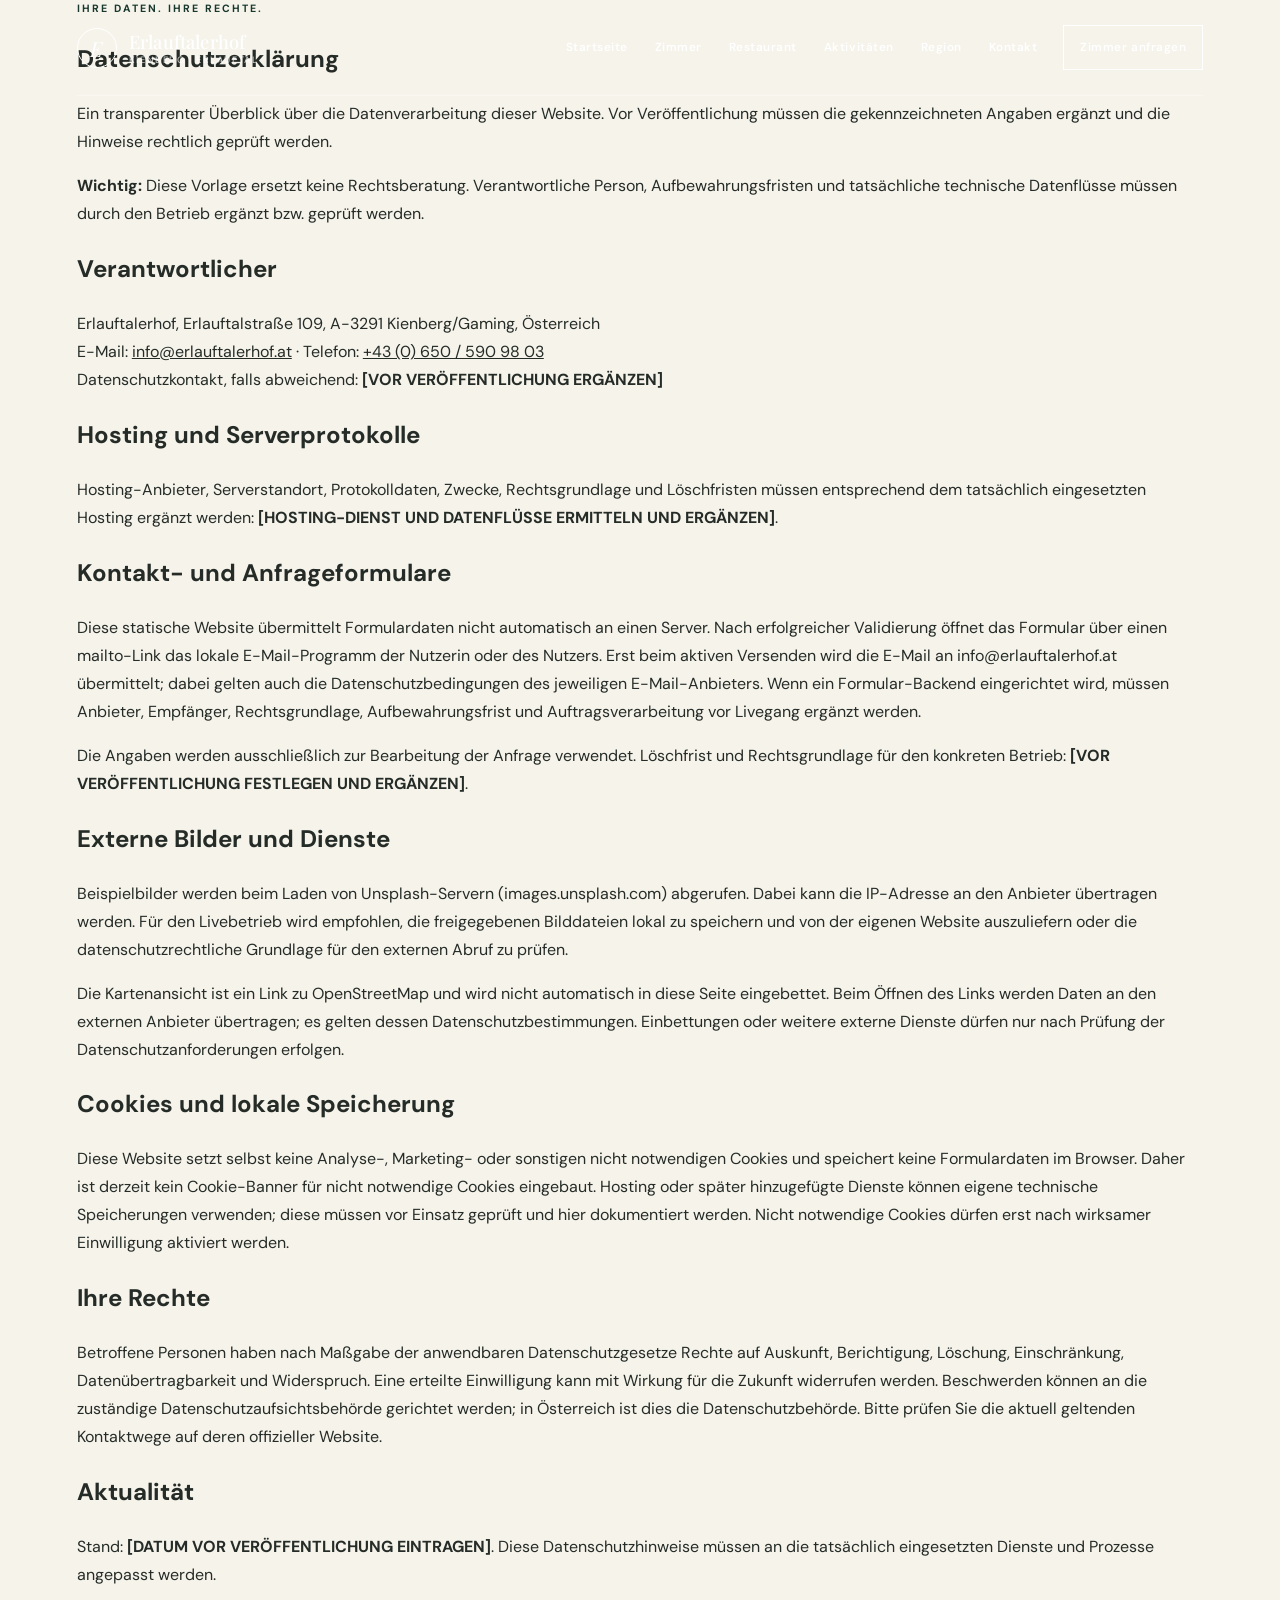
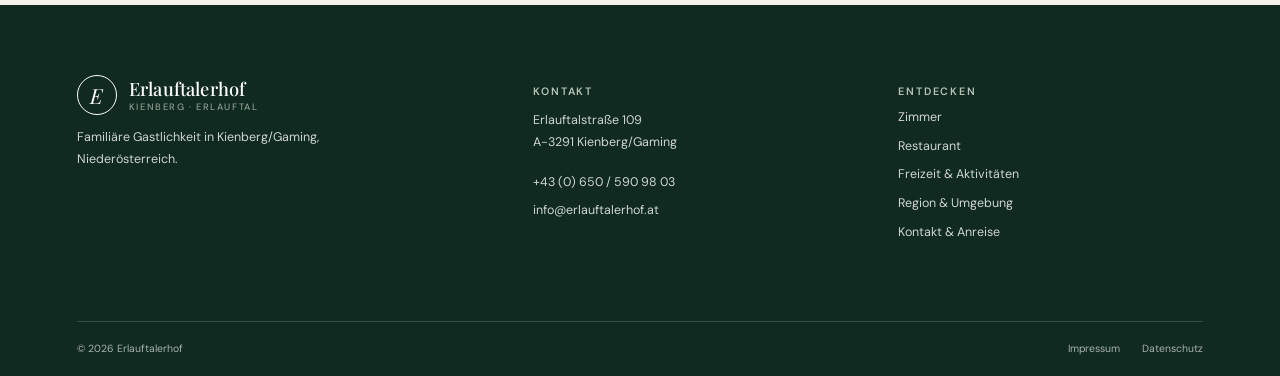
<file: datenschutz.html>
<!doctype html>
<html lang="de-AT"><head><meta charset="utf-8"><meta name="viewport" content="width=device-width, initial-scale=1"><meta name="theme-color" content="#213b31"><meta name="description" content="Datenschutzhinweise des Erlauftalerhofs: Informationen zu Kontaktanfragen, externen Bildern, Kartenlinks und Ihren Rechten."><title>Datenschutzerklärung | Erlauftalerhof</title><link rel="stylesheet" href="styles.css"><script src="site.js" defer></script></head><body><a class="skip-link" href="#inhalt">Zum Inhalt springen</a><header id="site-header"></header><main id="inhalt"><section class="legal-hero"><div class="wrap"><p class="eyebrow">Ihre Daten. Ihre Rechte.</p><h1>Datenschutzerklärung</h1><p>Ein transparenter Überblick über die Datenverarbeitung dieser Website. Vor Veröffentlichung müssen die gekennzeichneten Angaben ergänzt und die Hinweise rechtlich geprüft werden.</p></div></section><section class="wrap legal-content"><div class="notice"><strong>Wichtig:</strong> Diese Vorlage ersetzt keine Rechtsberatung. Verantwortliche Person, Aufbewahrungsfristen und tatsächliche technische Datenflüsse müssen durch den Betrieb ergänzt bzw. geprüft werden.</div><h2>Verantwortlicher</h2><p>Erlauftalerhof, Erlauftalstraße 109, A-3291 Kienberg/Gaming, Österreich<br>E-Mail: <a href="mailto:info@erlauftalerhof.at">info@erlauftalerhof.at</a> · Telefon: <a href="tel:+436505909803">+43 (0) 650 / 590 98 03</a><br>Datenschutzkontakt, falls abweichend: <strong>[VOR VERÖFFENTLICHUNG ERGÄNZEN]</strong></p><h2>Hosting und Serverprotokolle</h2><p>Hosting-Anbieter, Serverstandort, Protokolldaten, Zwecke, Rechtsgrundlage und Löschfristen müssen entsprechend dem tatsächlich eingesetzten Hosting ergänzt werden: <strong>[HOSTING-DIENST UND DATENFLÜSSE ERMITTELN UND ERGÄNZEN]</strong>.</p><h2>Kontakt- und Anfrageformulare</h2><p>Diese statische Website übermittelt Formulardaten nicht automatisch an einen Server. Nach erfolgreicher Validierung öffnet das Formular über einen mailto-Link das lokale E-Mail-Programm der Nutzerin oder des Nutzers. Erst beim aktiven Versenden wird die E-Mail an info@erlauftalerhof.at übermittelt; dabei gelten auch die Datenschutzbedingungen des jeweiligen E-Mail-Anbieters. Wenn ein Formular-Backend eingerichtet wird, müssen Anbieter, Empfänger, Rechtsgrundlage, Aufbewahrungsfrist und Auftragsverarbeitung vor Livegang ergänzt werden.</p><p>Die Angaben werden ausschließlich zur Bearbeitung der Anfrage verwendet. Löschfrist und Rechtsgrundlage für den konkreten Betrieb: <strong>[VOR VERÖFFENTLICHUNG FESTLEGEN UND ERGÄNZEN]</strong>.</p><h2>Externe Bilder und Dienste</h2><p>Beispielbilder werden beim Laden von Unsplash-Servern (images.unsplash.com) abgerufen. Dabei kann die IP-Adresse an den Anbieter übertragen werden. Für den Livebetrieb wird empfohlen, die freigegebenen Bilddateien lokal zu speichern und von der eigenen Website auszuliefern oder die datenschutzrechtliche Grundlage für den externen Abruf zu prüfen.</p><p>Die Kartenansicht ist ein Link zu OpenStreetMap und wird nicht automatisch in diese Seite eingebettet. Beim Öffnen des Links werden Daten an den externen Anbieter übertragen; es gelten dessen Datenschutzbestimmungen. Einbettungen oder weitere externe Dienste dürfen nur nach Prüfung der Datenschutzanforderungen erfolgen.</p><h2>Cookies und lokale Speicherung</h2><p>Diese Website setzt selbst keine Analyse-, Marketing- oder sonstigen nicht notwendigen Cookies und speichert keine Formulardaten im Browser. Daher ist derzeit kein Cookie-Banner für nicht notwendige Cookies eingebaut. Hosting oder später hinzugefügte Dienste können eigene technische Speicherungen verwenden; diese müssen vor Einsatz geprüft und hier dokumentiert werden. Nicht notwendige Cookies dürfen erst nach wirksamer Einwilligung aktiviert werden.</p><h2>Ihre Rechte</h2><p>Betroffene Personen haben nach Maßgabe der anwendbaren Datenschutzgesetze Rechte auf Auskunft, Berichtigung, Löschung, Einschränkung, Datenübertragbarkeit und Widerspruch. Eine erteilte Einwilligung kann mit Wirkung für die Zukunft widerrufen werden. Beschwerden können an die zuständige Datenschutzaufsichtsbehörde gerichtet werden; in Österreich ist dies die Datenschutzbehörde. Bitte prüfen Sie die aktuell geltenden Kontaktwege auf deren offizieller Website.</p><h2>Aktualität</h2><p>Stand: <strong>[DATUM VOR VERÖFFENTLICHUNG EINTRAGEN]</strong>. Diese Datenschutzhinweise müssen an die tatsächlich eingesetzten Dienste und Prozesse angepasst werden.</p></section></main><footer id="site-footer"></footer></body></html>
</file>
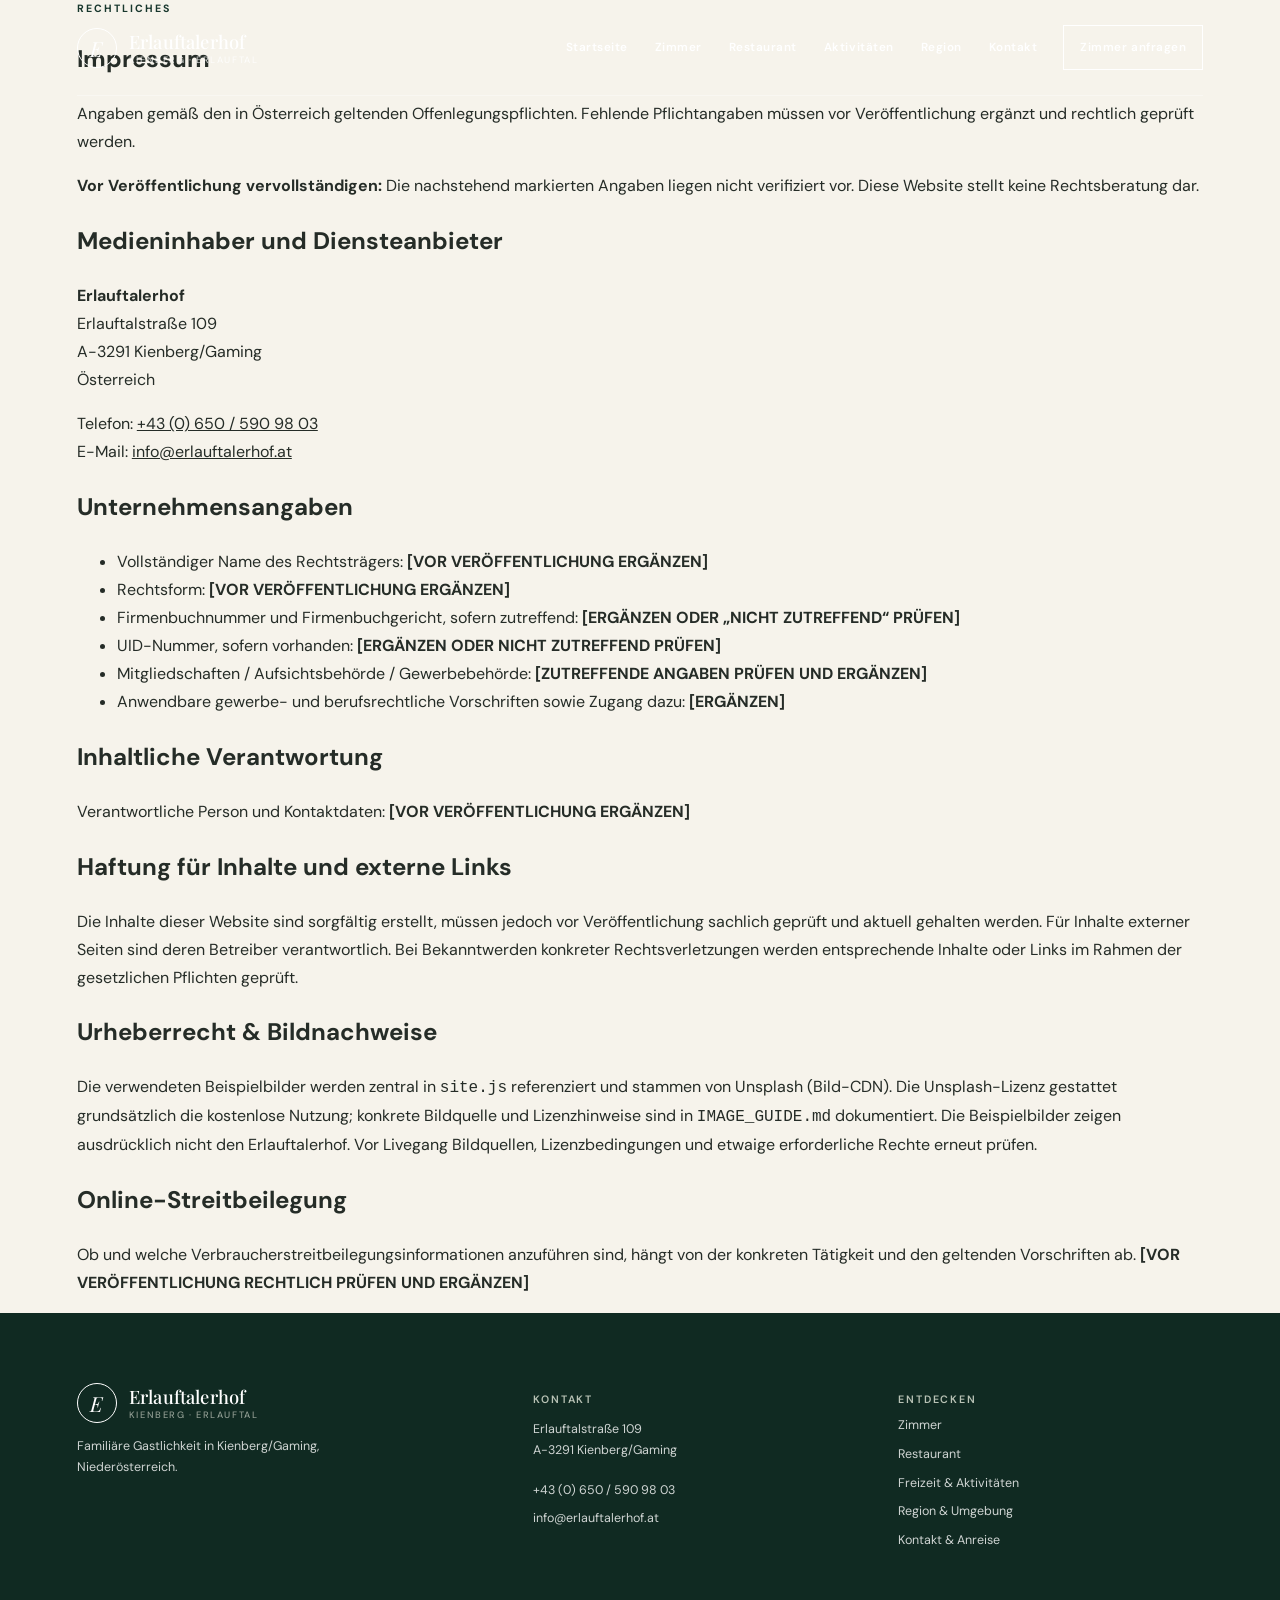
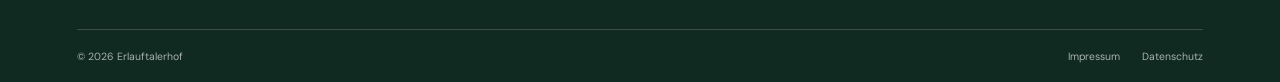
<file: impressum.html>
<!doctype html>
<html lang="de-AT"><head><meta charset="utf-8"><meta name="viewport" content="width=device-width, initial-scale=1"><meta name="theme-color" content="#213b31"><meta name="description" content="Impressum des Erlauftalerhofs. Die noch zu ergänzenden rechtlichen Pflichtangaben sind deutlich gekennzeichnet."><title>Impressum | Erlauftalerhof</title><link rel="stylesheet" href="styles.css"><script src="site.js" defer></script></head><body><a class="skip-link" href="#inhalt">Zum Inhalt springen</a><header id="site-header"></header><main id="inhalt"><section class="legal-hero"><div class="wrap"><p class="eyebrow">Rechtliches</p><h1>Impressum</h1><p>Angaben gemäß den in Österreich geltenden Offenlegungspflichten. Fehlende Pflichtangaben müssen vor Veröffentlichung ergänzt und rechtlich geprüft werden.</p></div></section><section class="wrap legal-content"><div class="notice"><strong>Vor Veröffentlichung vervollständigen:</strong> Die nachstehend markierten Angaben liegen nicht verifiziert vor. Diese Website stellt keine Rechtsberatung dar.</div><h2>Medieninhaber und Diensteanbieter</h2><p><strong>Erlauftalerhof</strong><br>Erlauftalstraße 109<br>A-3291 Kienberg/Gaming<br>Österreich</p><p>Telefon: <a href="tel:+436505909803">+43 (0) 650 / 590 98 03</a><br>E-Mail: <a href="mailto:info@erlauftalerhof.at">info@erlauftalerhof.at</a></p><h2>Unternehmensangaben</h2><ul><li>Vollständiger Name des Rechtsträgers: <strong>[VOR VERÖFFENTLICHUNG ERGÄNZEN]</strong></li><li>Rechtsform: <strong>[VOR VERÖFFENTLICHUNG ERGÄNZEN]</strong></li><li>Firmenbuchnummer und Firmenbuchgericht, sofern zutreffend: <strong>[ERGÄNZEN ODER „NICHT ZUTREFFEND“ PRÜFEN]</strong></li><li>UID-Nummer, sofern vorhanden: <strong>[ERGÄNZEN ODER NICHT ZUTREFFEND PRÜFEN]</strong></li><li>Mitgliedschaften / Aufsichtsbehörde / Gewerbebehörde: <strong>[ZUTREFFENDE ANGABEN PRÜFEN UND ERGÄNZEN]</strong></li><li>Anwendbare gewerbe- und berufsrechtliche Vorschriften sowie Zugang dazu: <strong>[ERGÄNZEN]</strong></li></ul><h2>Inhaltliche Verantwortung</h2><p>Verantwortliche Person und Kontaktdaten: <strong>[VOR VERÖFFENTLICHUNG ERGÄNZEN]</strong></p><h2>Haftung für Inhalte und externe Links</h2><p>Die Inhalte dieser Website sind sorgfältig erstellt, müssen jedoch vor Veröffentlichung sachlich geprüft und aktuell gehalten werden. Für Inhalte externer Seiten sind deren Betreiber verantwortlich. Bei Bekanntwerden konkreter Rechtsverletzungen werden entsprechende Inhalte oder Links im Rahmen der gesetzlichen Pflichten geprüft.</p><h2>Urheberrecht & Bildnachweise</h2><p>Die verwendeten Beispielbilder werden zentral in <code>site.js</code> referenziert und stammen von Unsplash (Bild-CDN). Die Unsplash-Lizenz gestattet grundsätzlich die kostenlose Nutzung; konkrete Bildquelle und Lizenzhinweise sind in <code>IMAGE_GUIDE.md</code> dokumentiert. Die Beispielbilder zeigen ausdrücklich nicht den Erlauftalerhof. Vor Livegang Bildquellen, Lizenzbedingungen und etwaige erforderliche Rechte erneut prüfen.</p><h2>Online-Streitbeilegung</h2><p>Ob und welche Verbraucherstreitbeilegungsinformationen anzuführen sind, hängt von der konkreten Tätigkeit und den geltenden Vorschriften ab. <strong>[VOR VERÖFFENTLICHUNG RECHTLICH PRÜFEN UND ERGÄNZEN]</strong></p></section></main><footer id="site-footer"></footer></body></html>
</file>
<file: styles.css>
@import url('https://fonts.googleapis.com/css2?family=DM+Sans:wght@400;500;600;700&family=Playfair+Display:ital,wght@0,500;0,600;0,700;1,500;1,600&display=swap');
:root{--forest:#18372d;--forest-deep:#102a22;--sage:#a9b5a2;--cream:#f6f3eb;--sand:#e7dfd1;--ink:#252c27;--muted:#72776f;--white:#fffdf8;--line:rgba(37,44,39,.2);--serif:'Playfair Display',Georgia,serif;--sans:'DM Sans',Arial,sans-serif;--gutter:clamp(22px,6vw,92px);--content:1440px;--ease:cubic-bezier(.22,.68,0,1)}
*{box-sizing:border-box}html{scroll-behavior:smooth;scroll-padding-top:90px}body{margin:0;color:var(--ink);background:var(--cream);font:16px/1.75 var(--sans);-webkit-font-smoothing:antialiased}img{display:block;width:100%;height:100%;object-fit:cover}a{color:inherit}button,input,select,textarea{font:inherit}::selection{background:var(--sage);color:var(--forest-deep)}.wrap{width:min(var(--content),calc(100% - 2*var(--gutter)));margin-inline:auto}.section-space{padding-block:clamp(78px,11vw,160px)}.skip-link{position:fixed;z-index:100;top:10px;left:10px;padding:12px 18px;background:var(--white);color:var(--forest);transform:translateY(-150%)}.skip-link:focus{transform:translateY(0)}.sr-only{position:absolute;width:1px;height:1px;padding:0;margin:-1px;overflow:hidden;clip:rect(0,0,0,0);white-space:nowrap;border:0}
/* Shared editorial navigation */
#site-header{position:fixed;z-index:20;inset:0 0 auto;color:white;transition:background .35s ease,color .35s ease,box-shadow .35s ease}.nav-wrap{width:min(var(--content),calc(100% - 2*var(--gutter)));height:96px;margin:auto;display:flex;align-items:center;justify-content:space-between;border-bottom:1px solid rgba(255,255,255,.35);transition:height .3s ease,border-color .3s ease}.brand{display:inline-flex;align-items:center;gap:12px;text-decoration:none;font:500 1.15rem var(--serif);letter-spacing:.01em}.brand-mark{display:grid;place-items:center;width:40px;height:40px;border:1px solid currentColor;border-radius:50%;font:italic 1.3rem var(--serif)}.brand small{display:block;font:500 .58rem/1.4 var(--sans);letter-spacing:.17em;text-transform:uppercase;opacity:.72}.nav-right{display:flex;align-items:center;gap:26px}nav{display:flex;align-items:center;gap:clamp(14px,2.1vw,32px)}nav a,.nav-book{position:relative;text-decoration:none;font-size:.73rem;font-weight:600;letter-spacing:.045em}nav a:after{position:absolute;content:"";left:0;right:100%;bottom:-7px;height:1px;background:currentColor;transition:right .25s ease}nav a:hover:after,nav a[aria-current="page"]:after{right:0}.nav-book{border:1px solid currentColor;padding:11px 16px;text-decoration:none;transition:background .25s,color .25s}.nav-book:hover{background:white;color:var(--forest)}.menu-toggle{display:none;color:inherit;background:transparent;border:1px solid currentColor;padding:9px 13px;cursor:pointer}.site-scrolled #site-header{background:rgba(246,243,235,.96);color:var(--forest);box-shadow:0 5px 25px rgba(15,35,27,.08);backdrop-filter:blur(14px)}.site-scrolled .nav-wrap{height:78px;border-color:transparent}.site-scrolled .nav-book:hover{background:var(--forest);color:white}
/* Home: cinematic hero */
.hero,.page-hero{position:relative;overflow:hidden;background:var(--forest);color:white}.hero-home{height:min(930px,100svh);min-height:660px;isolation:isolate}.hero-image,.page-hero>img,.nature-callout>img,.restaurant-backdrop{position:absolute;inset:0;z-index:-2}.hero-image{transform:scale(1.035);animation:hero-arrive 1.6s var(--ease) both}.hero-shade{position:absolute;inset:0;z-index:-1;background:linear-gradient(90deg,rgba(10,30,23,.66) 0%,rgba(14,32,25,.33) 48%,rgba(15,30,25,.06) 100%),linear-gradient(0deg,rgba(9,24,19,.35),transparent 40%)}.hero-copy{position:relative;padding-top:clamp(190px,23vh,270px);padding-bottom:100px;animation:copy-arrive 1s .18s var(--ease) both}.hero-location{margin-bottom:28px}.hero h1{max-width:1000px;margin:0;font:500 clamp(4rem,9.3vw,9.3rem)/.99 var(--serif);letter-spacing:-.055em}.hero h1 em,.hero h2 em,.editorial-intro h2 em,.stay-copy h2 em,.landscape-heading h2 em,.closing-inner h2 em{font-weight:500}.hero-bottomline{display:flex;align-items:center;justify-content:space-between;max-width:780px;margin-top:34px}.hero-bottomline p{margin:0;font-size:.94rem;line-height:1.55}.hero-caption{position:absolute;right:var(--gutter);bottom:24px;color:rgba(255,255,255,.77);font-size:.62rem;letter-spacing:.08em}.scroll-cue{position:absolute;left:var(--gutter);bottom:28px;display:flex;gap:12px;align-items:center;color:white;text-decoration:none;font-size:.63rem;letter-spacing:.17em;text-transform:uppercase}.scroll-line{width:42px;height:1px;background:currentColor;transform-origin:left;animation:cue-pulse 2s infinite}.button{display:inline-flex;align-items:center;justify-content:center;gap:28px;min-height:52px;padding:13px 20px;text-decoration:none;font-size:.75rem;font-weight:600;letter-spacing:.04em;transition:background .25s,color .25s,transform .25s,border-color .25s}.button:hover{transform:translateY(-3px)}.button-light{color:#fff;border:1px solid rgba(255,255,255,.7)}.button-light:hover{background:white;color:var(--forest)}.button-dark{background:var(--forest);color:white;border:1px solid var(--forest)}.button-dark:hover{background:transparent;color:var(--forest)}.eyebrow{margin:0 0 17px;color:var(--forest);font-size:.66rem;font-weight:700;letter-spacing:.19em;text-transform:uppercase}.hero .eyebrow,.restaurant-story .eyebrow{color:rgba(255,255,255,.77)}
/* Editorial intro */
.editorial-intro{position:relative;overflow:hidden;background:var(--cream);padding-block:clamp(110px,16vw,230px)}.intro-layout{position:relative;z-index:1;display:grid;grid-template-columns:.6fr 1.4fr 1fr;gap:clamp(20px,4vw,70px);align-items:start}.section-index{margin:4px 0;color:var(--muted);font-size:.62rem;font-weight:600;letter-spacing:.17em;text-transform:uppercase}.section-index span{padding-inline:7px;color:#a38b67}.intro-layout h2,.stay-copy h2,.landscape-heading h2,.closing-inner h2{margin:0;font:500 clamp(3.2rem,6.6vw,7.5rem)/1.01 var(--serif);letter-spacing:-.055em}.intro-layout h2 em,.stay-copy h2 em,.landscape-heading h2 em,.closing-inner h2 em{color:#6b796b}.intro-text{max-width:400px;padding-top:15px}.lead{font:500 clamp(1.15rem,1.7vw,1.55rem)/1.5 var(--serif)}.intro-text p:not(.lead){color:var(--muted);font-size:.9rem}.text-link{display:inline-flex;align-items:center;gap:14px;margin-top:14px;padding-bottom:5px;border-bottom:1px solid currentColor;color:var(--forest);text-decoration:none;font-size:.76rem;font-weight:600}.text-link span{transition:transform .2s}.text-link:hover span{transform:translate(3px,-3px)}.intro-word{position:absolute;bottom:-.25em;left:2%;color:rgba(24,55,45,.035);font:500 clamp(9rem,25vw,28rem)/.8 var(--serif);letter-spacing:-.08em;white-space:nowrap;pointer-events:none}
/* Layered stay story */
.stay-story{position:relative;display:grid;grid-template-columns:1.15fr .85fr;align-items:center;min-height:760px;padding:8vw var(--gutter);background:#e8e4d9}.stay-photo{position:relative;height:min(690px,76vw);min-height:460px;margin-right:-7vw;overflow:hidden}.stay-photo img,.landscape-image img{transition:transform 1.2s var(--ease)}.stay-photo:hover img,.landscape-image:hover img{transform:scale(1.035)}.image-label{position:absolute;left:18px;bottom:15px;color:white;font-size:.6rem;letter-spacing:.08em;text-shadow:0 1px 5px #222}.stay-copy{position:relative;z-index:1;margin-left:-3vw;padding:clamp(32px,6vw,85px);background:var(--cream);max-width:640px}.stay-copy h2{font-size:clamp(3.2rem,6vw,6.5rem)}.stay-copy>p:not(.eyebrow,.section-index,.room-count){max-width:430px;color:var(--muted);font-size:.9rem}.room-count{margin-top:28px;font-size:.72rem;color:var(--muted)}.room-count strong{color:var(--forest);font:500 1.1rem var(--serif)}.room-count span{padding-inline:5px}.vertical-note{position:absolute;right:22px;top:50%;writing-mode:vertical-rl;transform:translateY(-50%);font-size:.57rem;letter-spacing:.2em;color:var(--muted)}
/* Restaurant full-bleed moment */
.restaurant-story{position:relative;min-height:850px;display:flex;align-items:center;overflow:hidden;background:#241e19;color:white;isolation:isolate}.restaurant-backdrop{z-index:-2;object-position:center 55%}.restaurant-shade{position:absolute;inset:0;z-index:-1;background:linear-gradient(90deg,rgba(24,23,19,.82),rgba(25,23,20,.48) 45%,rgba(25,23,20,.05)),linear-gradient(0deg,rgba(16,18,15,.3),transparent 40%)}.restaurant-content{padding-block:130px}.restaurant-content .section-index{color:rgba(255,255,255,.65)}.restaurant-content h2{max-width:700px;margin:0 0 22px;font:500 clamp(4rem,8vw,8rem)/.94 var(--serif);letter-spacing:-.055em}.restaurant-content h2 em{font-weight:500}.restaurant-content>p:not(.eyebrow,.section-index){max-width:420px;color:rgba(255,255,255,.82);font-size:.92rem}.restaurant-content .button{margin-top:17px}.restaurant-stamp{position:absolute;right:9%;top:20%;display:grid;place-content:center;width:145px;height:145px;border:1px solid rgba(255,255,255,.56);border-radius:50%;text-align:center;font-size:.58rem;letter-spacing:.16em;line-height:1.9;transform:rotate(12deg)}.restaurant-stamp i{font:italic 1.35rem var(--serif);letter-spacing:0}
/* Landscape / activity editorial */
.landscape-story{padding:clamp(100px,13vw,180px) 0 90px;background:#dfe3d8;overflow:hidden}.landscape-heading{display:grid;grid-template-columns:.55fr 1fr .8fr;gap:35px;align-items:start}.landscape-heading h2{grid-column:2;grid-row:2}.landscape-heading .eyebrow{grid-column:2;grid-row:1;margin-top:30px}.landscape-heading>p:not(.eyebrow,.section-index){grid-column:3;grid-row:2;padding-top:15px;max-width:300px;color:#667067;font-size:.86rem}.landscape-image{position:relative;width:min(1120px,84vw);height:min(680px,60vw);min-height:390px;margin:85px 0 50px auto;overflow:hidden}.landscape-image figcaption{position:absolute;left:20px;bottom:17px;color:white;font-size:.61rem;text-shadow:0 1px 4px #222}.landscape-side-label{position:absolute;right:20px;top:22px;writing-mode:vertical-rl;color:white;font-size:.58rem;letter-spacing:.18em;text-shadow:0 1px 4px #222}.activity-ribbon{display:grid;grid-template-columns:repeat(4,1fr);border-top:1px solid rgba(24,55,45,.25);border-bottom:1px solid rgba(24,55,45,.25)}.activity-ribbon a{display:flex;align-items:center;gap:13px;padding:21px 14px;text-decoration:none;font:500 clamp(.87rem,1.3vw,1.15rem) var(--serif);border-right:1px solid rgba(24,55,45,.18);transition:background .25s}.activity-ribbon a:first-child{border-left:1px solid rgba(24,55,45,.18)}.activity-ribbon a:hover{background:rgba(255,255,255,.45)}.activity-ribbon a span{font:600 .58rem var(--sans);color:#788273}.activity-ribbon a b{margin-left:auto;font:400 .9rem var(--sans)}.small-note{color:var(--muted);font-size:.7rem}.landscape-story>.small-note{margin-top:20px}
/* Closing panel */
.closing-cta{padding-block:clamp(90px,13vw,180px);background:#c9d0c3}.closing-inner{position:relative}.closing-inner h2{max-width:920px;margin-bottom:32px}.closing-inner .section-index{position:absolute;right:0;top:8px}.closing-contact{margin-top:27px;color:#636b62;font-size:.78rem}.closing-contact a{color:var(--forest)}
/* Other existing pages */
.page-hero{height:min(650px,70vh);min-height:470px}.page-hero .hero-shade{background:linear-gradient(90deg,rgba(11,28,21,.72),rgba(17,30,23,.16))}.page-hero-copy{position:relative;z-index:1;height:100%;display:flex;flex-direction:column;justify-content:center;padding:100px var(--gutter) 30px}.page-hero-copy h1{max-width:950px;margin:0;font:500 clamp(3.8rem,8vw,7rem)/1.02 var(--serif);letter-spacing:-.05em}.page-hero-copy p:not(.eyebrow){max-width:600px}.section-heading{display:flex;justify-content:space-between;gap:50px;align-items:end;margin-bottom:45px}.section-heading h2,.split-copy h2,.form-layout h2,.contact-preview h2{margin:0;font:500 clamp(2.9rem,5.5vw,5.8rem)/1.04 var(--serif);letter-spacing:-.045em}.section-heading>p{max-width:430px;color:var(--muted)}.room-grid{display:grid;grid-template-columns:1.15fr .85fr;gap:32px 5vw;align-items:start}.room-card{background:transparent}.room-card:nth-child(2){margin-top:100px}.room-card:nth-child(3){grid-column:1/3;display:grid;grid-template-columns:1.15fr .85fr;align-items:center;margin-top:45px}.room-photo{position:relative;height:clamp(300px,44vw,600px);overflow:hidden}.room-card:nth-child(2) .room-photo{height:430px}.room-card:nth-child(3) .room-photo{height:440px}.room-photo img{transition:transform .8s var(--ease)}.room-card:hover .room-photo img{transform:scale(1.035)}.room-photo>span{position:absolute;right:16px;bottom:16px;padding:8px 12px;color:white;background:rgba(24,55,45,.78);font-size:.68rem}.room-info{padding:24px 12px 14px}.room-card:nth-child(3) .room-info{padding:40px}.room-info h3{margin:0 0 10px;font:500 clamp(2rem,4vw,3.8rem)/1.1 var(--serif)}.room-info>p:not(.eyebrow){max-width:480px;color:var(--muted);font-size:.88rem}.split-section{display:grid;grid-template-columns:1fr 1.1fr;gap:9vw;align-items:center}.split-image,.feature-image{min-height:470px;overflow:hidden}.split-image img,.feature-image img{min-height:inherit}.split-copy{max-width:570px}.split-copy>p:not(.eyebrow){color:var(--muted)}.nature-callout{position:relative;min-height:690px;display:flex;align-items:center;overflow:hidden;background:var(--forest);color:white;isolation:isolate}.nature-callout>img{z-index:-2}.nature-overlay{position:absolute;inset:0;z-index:-1;background:linear-gradient(90deg,rgba(10,28,21,.72),rgba(10,28,21,.1))}.nature-content{padding-block:100px}.nature-content h2{max-width:760px;margin:0;font:500 clamp(3.6rem,7vw,7.2rem)/1 var(--serif);letter-spacing:-.05em}.nature-content>p:not(.eyebrow,.sample-note){max-width:520px}.sample-note{font-size:.65rem;opacity:.8}.feature-band{display:grid;grid-template-columns:1fr 1fr;min-height:570px;background:#e7dfd1}.feature-image{height:100%;min-height:570px}.feature-copy{align-self:center;padding:clamp(35px,8vw,115px)}.quality-grid{display:grid;grid-template-columns:repeat(3,1fr);gap:30px;margin-top:45px}.quality-grid article{padding-top:23px;border-top:1px solid var(--line)}.quality-grid article>span{color:#74816f;font-size:1.3rem}.quality-grid h3{font:500 1.6rem var(--serif)}.quality-grid p{color:var(--muted);font-size:.85rem}.cta-strip{background:var(--forest);color:white;padding-block:60px}.cta-inner{display:flex;align-items:center;justify-content:space-between;gap:30px}.cta-inner .eyebrow{color:var(--sage)}.cta-inner h2{margin:0;font:500 clamp(2.2rem,4vw,4rem) var(--serif)}.contact-preview{display:flex;justify-content:space-between;gap:50px}.contact-links{display:grid;align-content:center;gap:10px}.contact-links a:not(.text-link){text-decoration:none}
/* Forms, cards and utility pages */
.form-section{padding:clamp(75px,10vw,140px) 0;background:#e8e4d9}.form-layout{display:grid;grid-template-columns:.8fr 1.2fr;gap:9vw;align-items:start}.form-layout>div>p:not(.eyebrow){color:var(--muted);font-size:.86rem}.inquiry-form{padding:clamp(24px,4vw,55px);background:var(--cream)}.form-grid{display:grid;grid-template-columns:1fr 1fr;gap:20px}.form-grid label,.inquiry-form>label:not(.consent){display:grid;gap:7px;font-size:.72rem;font-weight:600}.form-grid .full{grid-column:1/-1}.inquiry-form input,.inquiry-form select,.inquiry-form textarea{width:100%;padding:12px;border:1px solid #c9c8bd;background:transparent;color:var(--ink);border-radius:0}.inquiry-form input:focus,.inquiry-form select:focus,.inquiry-form textarea:focus{outline:2px solid #788c79;outline-offset:1px}.consent{display:flex;gap:10px;margin:22px 0;font-size:.69rem;color:var(--muted)}.consent input{margin-top:5px;accent-color:var(--forest)}.form-status{min-height:1.5em;color:var(--forest);font-size:.78rem}.activity-grid,.quality-grid{grid-auto-rows:auto}.activity-grid{display:grid;grid-template-columns:repeat(2,1fr);gap:30px}.activity-card{position:relative;min-height:390px;overflow:hidden;background:var(--forest);color:white}.activity-card img{position:absolute;inset:0;transition:transform .8s}.activity-card:hover img{transform:scale(1.04)}.activity-card:after{position:absolute;inset:0;content:"";background:linear-gradient(0deg,rgba(10,25,20,.75),transparent 70%)}.activity-card>div{position:absolute;z-index:1;left:28px;bottom:24px}.activity-card h2{font:500 2.6rem var(--serif)}.activity-card p{max-width:380px}.page-content{padding-block:clamp(75px,10vw,140px)}.legal-copy{max-width:850px}.legal-copy h1,.legal-copy h2{font-family:var(--serif);font-weight:500}.legal-copy h1{font-size:clamp(3rem,6vw,5.5rem)}
/* Footer */
#site-footer{background:var(--forest-deep);color:#e9e9df}.footer-main{display:grid;grid-template-columns:1.3fr 1fr 1fr;gap:60px;padding-block:70px}.footer-main h2{font:600 .67rem var(--sans);letter-spacing:.17em;text-transform:uppercase;color:#b8c2b5}.footer-main p,.footer-main a:not(.brand){font-size:.78rem;color:rgba(255,255,255,.8)}.footer-main a:not(.brand){text-decoration:none}.footer-main a:not(.brand):hover{text-decoration:underline;text-underline-offset:4px}.footer-main>div:last-child>a{display:block;margin:7px 0}.footer-brand{color:white}.footer-brand small{color:#c1c8bd}.footer-bottom{display:flex;justify-content:space-between;padding-block:18px;border-top:1px solid rgba(255,255,255,.17);font-size:.65rem;color:rgba(255,255,255,.64)}.footer-bottom div{display:flex;gap:22px}.footer-bottom a{text-decoration:none}
/* Motion: observer is progressive enhancement; content stays visible without JS. */
.reveal{opacity:0;transform:translateY(24px);transition:opacity .8s ease,transform .8s var(--ease)}.reveal.is-visible{opacity:1;transform:none}.reveal-media{clip-path:inset(0 0 0 0);transition:clip-path 1s var(--ease)}.home-page:not(.motion-ready) .reveal{opacity:1;transform:none}.image-error{background:linear-gradient(135deg,#d9ddd4,#aeb9aa)}
@keyframes hero-arrive{from{transform:scale(1.08);filter:brightness(.8)}to{transform:scale(1.035);filter:brightness(1)}}@keyframes copy-arrive{from{opacity:0;transform:translateY(24px)}to{opacity:1;transform:none}}@keyframes cue-pulse{0%,100%{transform:scaleX(.45);opacity:.5}50%{transform:scaleX(1);opacity:1}}
@media(max-width:980px){.nav-wrap{height:80px}.menu-toggle{display:block}.nav-right{gap:12px}nav{position:absolute;top:80px;left:0;right:0;display:grid;gap:0;padding:0 var(--gutter);max-height:0;overflow:hidden;background:var(--cream);color:var(--forest);transition:max-height .35s ease,padding .35s ease}nav.is-open{max-height:440px;padding-block:14px 22px;border-bottom:1px solid var(--line)}nav a{padding:12px 0}.nav-book{display:none}.intro-layout{grid-template-columns:.4fr 1.4fr}.intro-text{grid-column:2}.stay-story{grid-template-columns:1fr .8fr;min-height:640px}.stay-copy{padding:35px;margin-left:-5vw}.landscape-heading{grid-template-columns:.35fr 1.2fr 1fr}.form-layout{gap:5vw}.footer-main{gap:30px}}
@media(max-width:650px){:root{--gutter:22px}.nav-wrap{height:72px}.brand{font-size:1rem}.brand-mark{width:36px;height:36px}.brand small{font-size:.52rem}.site-scrolled .nav-wrap{height:68px}nav{top:72px}.hero-home{height:92svh;min-height:650px}.hero-copy{padding-top:clamp(190px,26vh,240px)}.hero h1{font-size:clamp(3.55rem,15vw,6rem)}.hero-bottomline{align-items:flex-start;flex-direction:column;gap:20px;margin-top:26px}.hero-caption{right:22px;bottom:16px;font-size:.52rem}.scroll-cue{bottom:20px}.intro-layout{display:block}.intro-layout .section-index{margin-bottom:28px}.intro-layout h2,.stay-copy h2,.landscape-heading h2,.closing-inner h2{font-size:clamp(3.2rem,14vw,5.4rem)}.intro-text{margin-top:26px}.intro-word{font-size:37vw}.stay-story{display:flex;flex-direction:column;align-items:stretch;padding:0 0 55px}.stay-photo{height:105vw;min-height:390px;margin:0 20px 0 0}.stay-copy{margin:-55px 0 0 22px;padding:28px 24px}.vertical-note{display:none}.room-count{line-height:2}.restaurant-story{min-height:760px}.restaurant-content{padding-block:100px}.restaurant-content h2{font-size:clamp(4rem,17vw,6rem)}.restaurant-stamp{width:104px;height:104px;right:7%;top:13%;font-size:.48rem}.restaurant-stamp i{font-size:1.05rem}.landscape-story{padding-top:90px}.landscape-heading{display:block}.landscape-heading .eyebrow{margin-top:22px}.landscape-heading>p:not(.eyebrow,.section-index){margin-top:18px}.landscape-image{width:calc(100% - 22px);height:105vw;min-height:360px;margin:48px 0 35px auto}.activity-ribbon{grid-template-columns:1fr 1fr}.activity-ribbon a{padding:16px 9px;border-bottom:1px solid rgba(24,55,45,.18);font-size:.9rem}.activity-ribbon a:nth-child(odd){border-left:1px solid rgba(24,55,45,.18)}.closing-inner .section-index{position:static;margin-bottom:28px}.page-hero{height:560px;min-height:460px}.page-hero-copy{padding-top:100px}.page-hero-copy h1{font-size:clamp(3.5rem,15vw,5.5rem)}.section-heading{display:block}.section-heading>p{margin-top:18px}.room-grid{display:block}.room-card,.room-card:nth-child(2),.room-card:nth-child(3){margin:0 0 35px;display:block}.room-photo,.room-card:nth-child(2) .room-photo,.room-card:nth-child(3) .room-photo{height:88vw;min-height:320px}.room-info,.room-card:nth-child(3) .room-info{padding:20px 4px}.split-section,.feature-band{grid-template-columns:1fr}.feature-image{min-height:360px}.feature-copy{padding:45px 24px}.quality-grid{grid-template-columns:1fr;gap:15px}.cta-inner,.contact-preview{align-items:flex-start;flex-direction:column}.cta-inner{gap:20px}.form-layout{grid-template-columns:1fr;gap:34px}.inquiry-form{padding:22px 17px}.form-grid{grid-template-columns:1fr}.form-grid .full{grid-column:auto}.activity-grid{grid-template-columns:1fr}.activity-card{min-height:330px}.footer-main{grid-template-columns:1fr 1fr;gap:28px}.footer-main>div:first-child{grid-column:1/-1}.footer-bottom{gap:15px;flex-direction:column}.nature-callout{min-height:620px}}
@media(prefers-reduced-motion:reduce){*,*::before,*::after{scroll-behavior:auto!important;transition:none!important;animation:none!important}.reveal{opacity:1!important;transform:none!important}}
</file>
